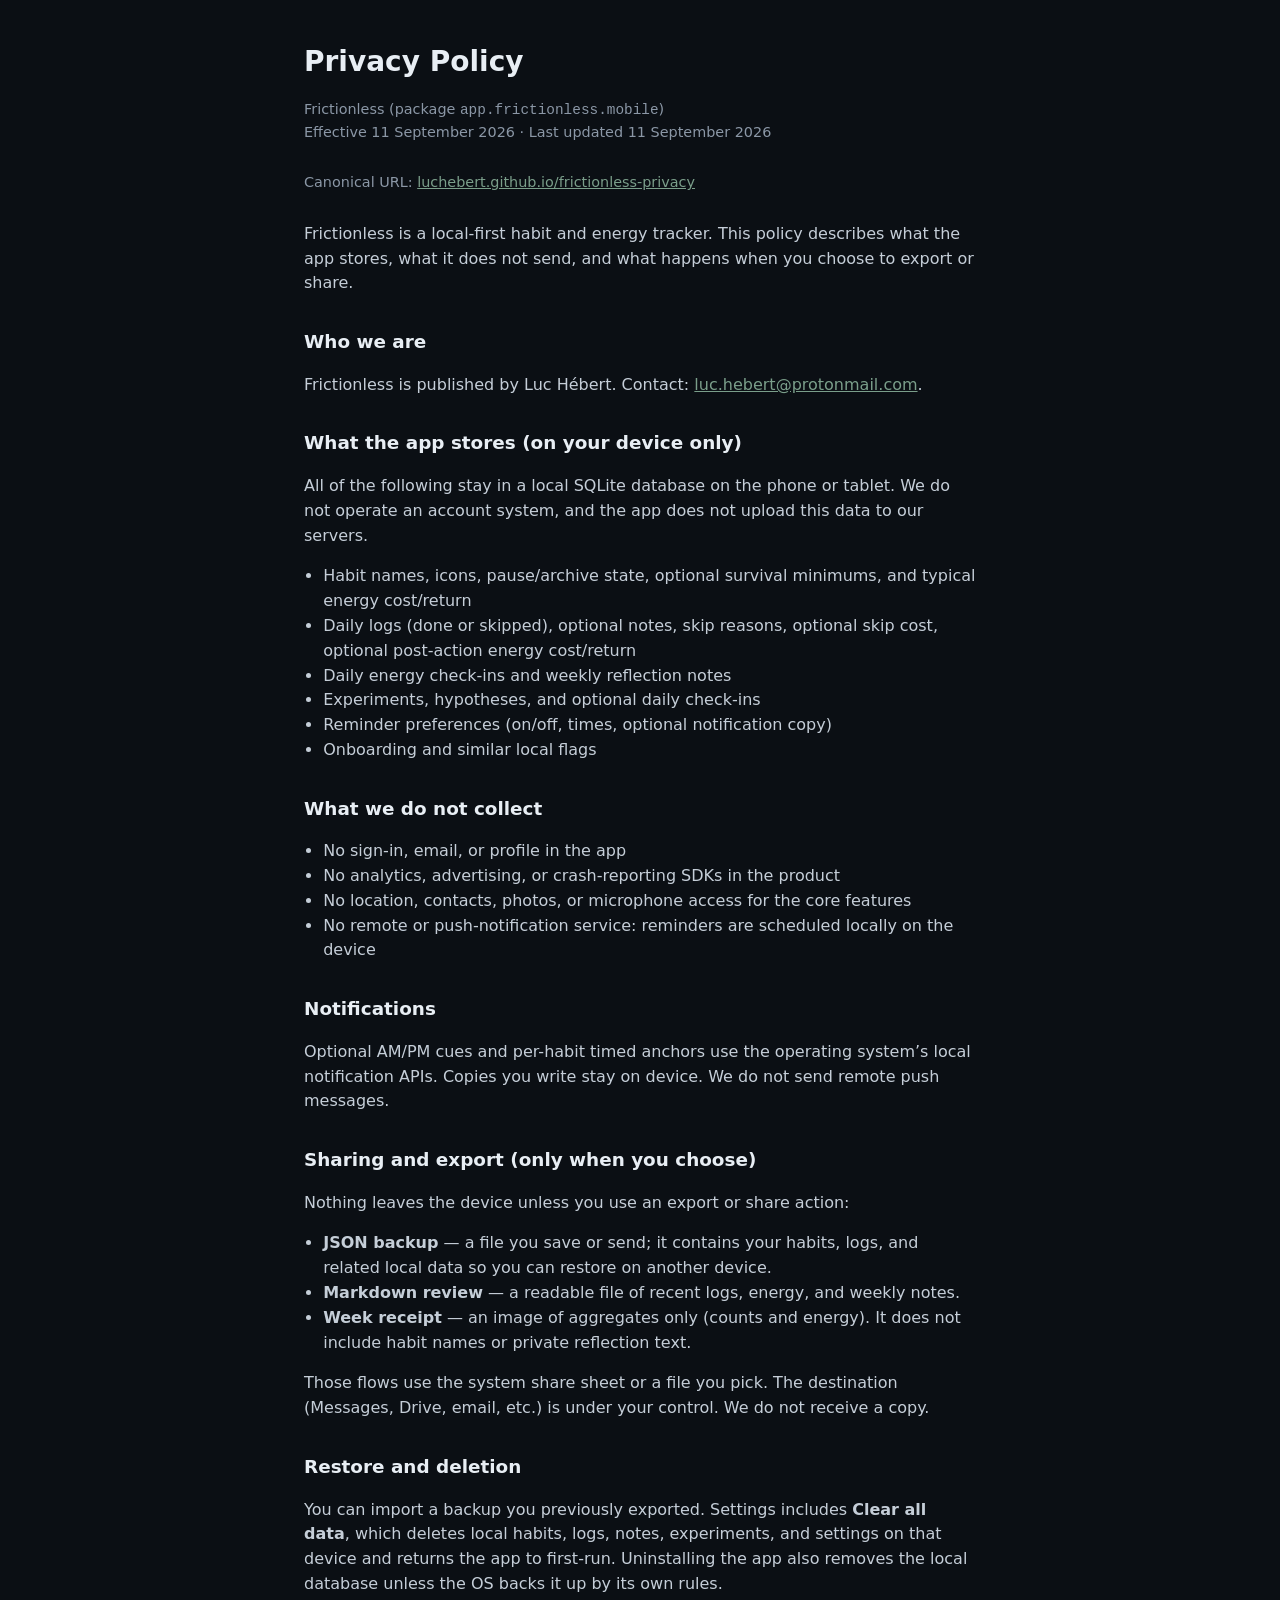
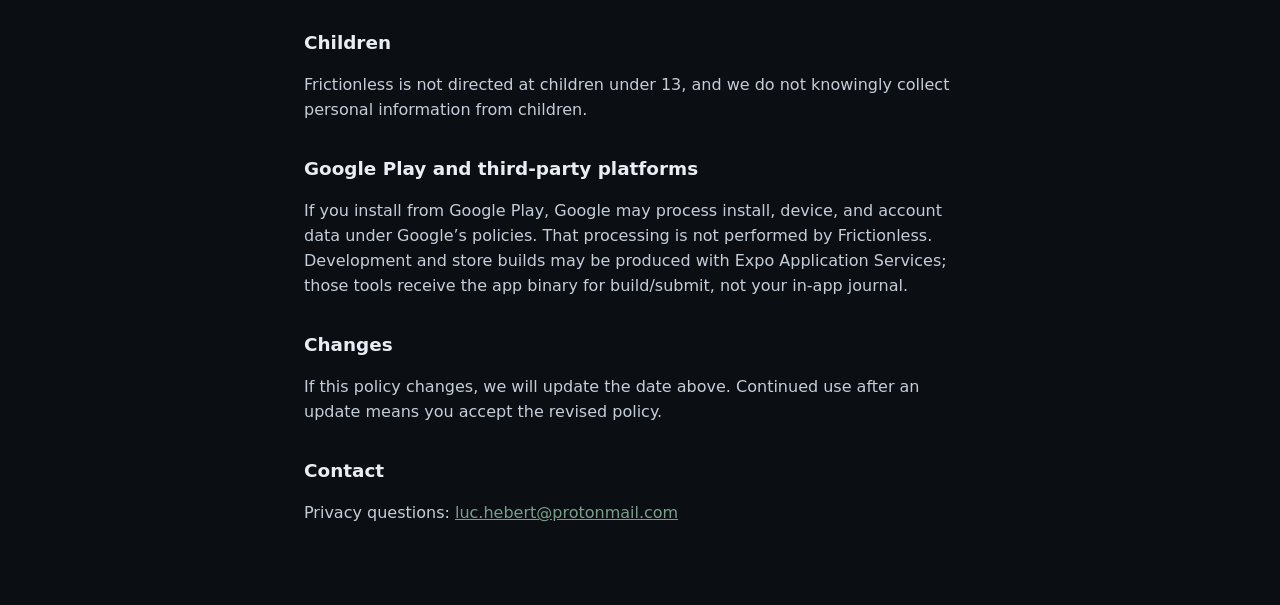
<file: index.html>
<!DOCTYPE html>
<html lang="en">
  <head>
    <meta charset="utf-8" />
    <meta name="viewport" content="width=device-width, initial-scale=1" />
    <title>Frictionless Privacy Policy</title>
    <style>
      :root {
        color-scheme: dark;
      }
      body {
        margin: 0;
        background: #0b0f14;
        color: #e8eef4;
        font-family: ui-sans-serif, system-ui, -apple-system, Segoe UI, sans-serif;
        line-height: 1.55;
      }
      main {
        max-width: 42rem;
        margin: 0 auto;
        padding: 2.5rem 1.25rem 4rem;
      }
      h1 {
        font-size: 1.75rem;
        font-weight: 600;
        margin: 0 0 0.35rem;
      }
      h2 {
        font-size: 1.15rem;
        font-weight: 600;
        margin: 2rem 0 0.6rem;
      }
      p,
      li {
        color: #c5ced8;
      }
      .meta {
        color: #8b97a6;
        font-size: 0.9rem;
        margin-bottom: 1.75rem;
      }
      a {
        color: #7a9e8a;
      }
      ul {
        padding-left: 1.2rem;
      }
    </style>
  </head>
  <body>
    <main>
      <h1>Privacy Policy</h1>
      <p class="meta">
        Frictionless (package <code>app.frictionless.mobile</code>)<br />
        Effective 11 September 2026 · Last updated 11 September 2026
      </p>
      <p class="meta">
        Canonical URL:
        <a href="https://luchebert.github.io/frictionless-privacy/">luchebert.github.io/frictionless-privacy</a>
      </p>

      <p>
        Frictionless is a local-first habit and energy tracker. This policy describes what the app
        stores, what it does not send, and what happens when you choose to export or share.
      </p>

      <h2>Who we are</h2>
      <p>
        Frictionless is published by Luc Hébert. Contact:
        <a href="mailto:luc.hebert@protonmail.com">luc.hebert@protonmail.com</a>.
      </p>

      <h2>What the app stores (on your device only)</h2>
      <p>
        All of the following stay in a local SQLite database on the phone or tablet. We do not
        operate an account system, and the app does not upload this data to our servers.
      </p>
      <ul>
        <li>Habit names, icons, pause/archive state, optional survival minimums, and typical energy cost/return</li>
        <li>Daily logs (done or skipped), optional notes, skip reasons, optional skip cost, optional post-action energy cost/return</li>
        <li>Daily energy check-ins and weekly reflection notes</li>
        <li>Experiments, hypotheses, and optional daily check-ins</li>
        <li>Reminder preferences (on/off, times, optional notification copy)</li>
        <li>Onboarding and similar local flags</li>
      </ul>

      <h2>What we do not collect</h2>
      <ul>
        <li>No sign-in, email, or profile in the app</li>
        <li>No analytics, advertising, or crash-reporting SDKs in the product</li>
        <li>No location, contacts, photos, or microphone access for the core features</li>
        <li>No remote or push-notification service: reminders are scheduled locally on the device</li>
      </ul>

      <h2>Notifications</h2>
      <p>
        Optional AM/PM cues and per-habit timed anchors use the operating system’s local
        notification APIs. Copies you write stay on device. We do not send remote push messages.
      </p>

      <h2>Sharing and export (only when you choose)</h2>
      <p>Nothing leaves the device unless you use an export or share action:</p>
      <ul>
        <li><strong>JSON backup</strong> — a file you save or send; it contains your habits, logs, and related local data so you can restore on another device.</li>
        <li><strong>Markdown review</strong> — a readable file of recent logs, energy, and weekly notes.</li>
        <li><strong>Week receipt</strong> — an image of aggregates only (counts and energy). It does not include habit names or private reflection text.</li>
      </ul>
      <p>
        Those flows use the system share sheet or a file you pick. The destination (Messages, Drive,
        email, etc.) is under your control. We do not receive a copy.
      </p>

      <h2>Restore and deletion</h2>
      <p>
        You can import a backup you previously exported. Settings includes <strong>Clear all data</strong>,
        which deletes local habits, logs, notes, experiments, and settings on that device and
        returns the app to first-run. Uninstalling the app also removes the local database unless
        the OS backs it up by its own rules.
      </p>

      <h2>Children</h2>
      <p>
        Frictionless is not directed at children under 13, and we do not knowingly collect personal
        information from children.
      </p>

      <h2>Google Play and third-party platforms</h2>
      <p>
        If you install from Google Play, Google may process install, device, and account data under
        Google’s policies. That processing is not performed by Frictionless. Development and store
        builds may be produced with Expo Application Services; those tools receive the app binary
        for build/submit, not your in-app journal.
      </p>

      <h2>Changes</h2>
      <p>
        If this policy changes, we will update the date above. Continued use after an update means
        you accept the revised policy.
      </p>

      <h2>Contact</h2>
      <p>
        Privacy questions:
        <a href="mailto:luc.hebert@protonmail.com">luc.hebert@protonmail.com</a>
      </p>
    </main>
  </body>
</html>
</file>
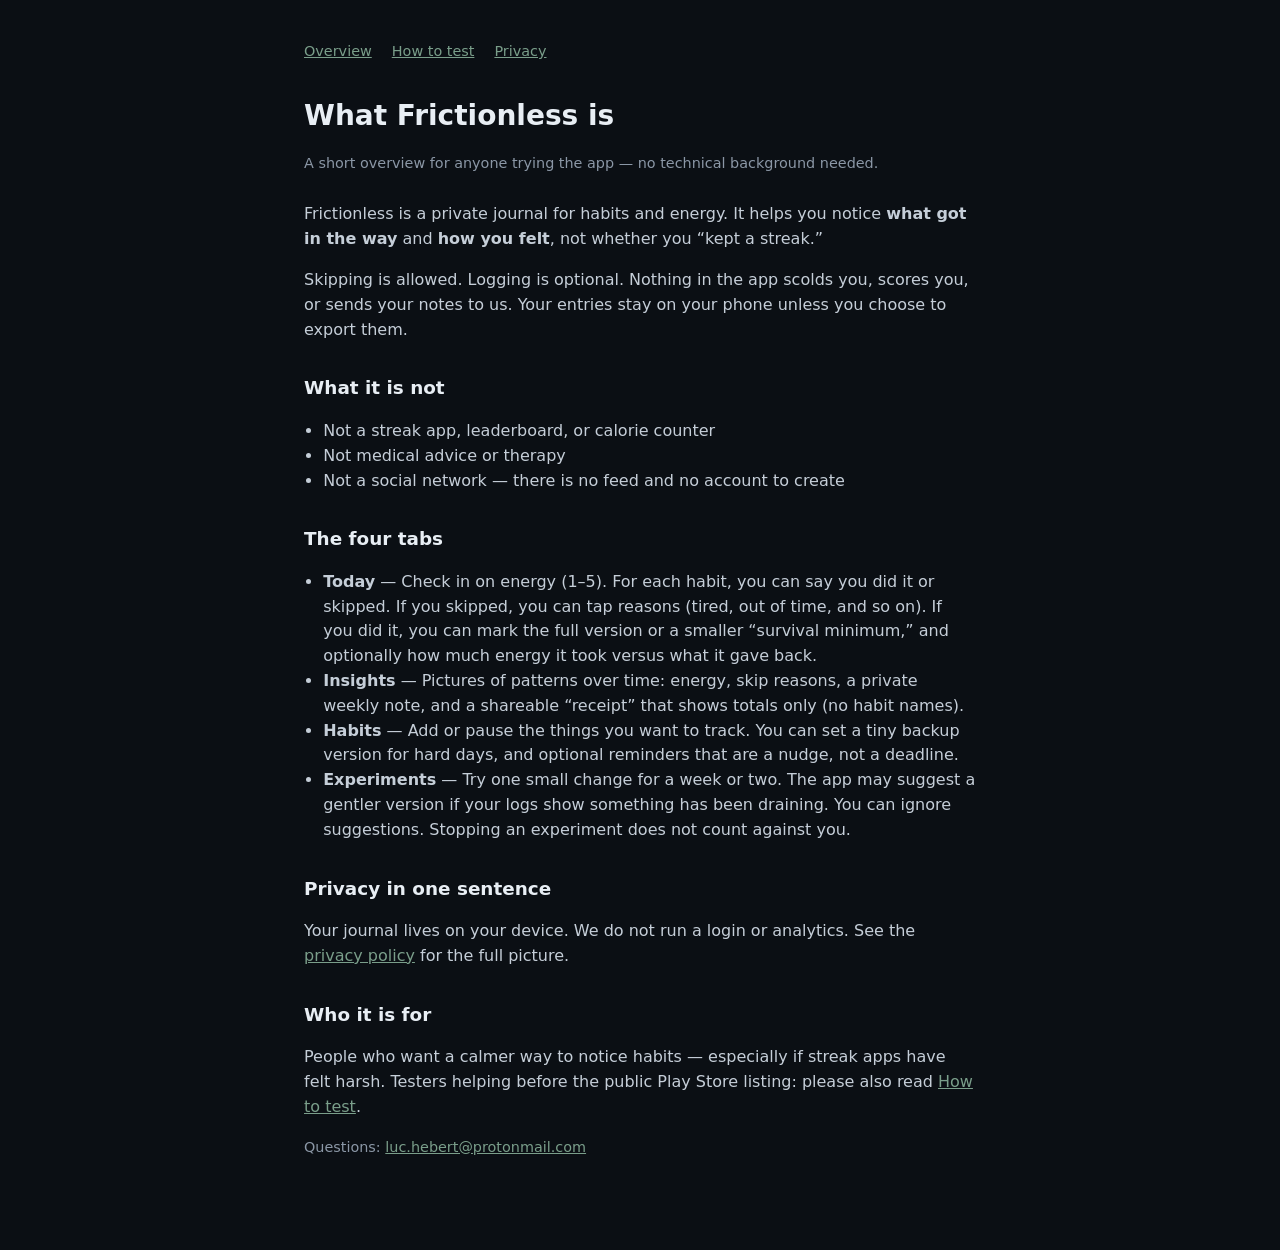
<file: overview.html>
<!DOCTYPE html>
<html lang="en">
  <head>
    <meta charset="utf-8" />
    <meta name="viewport" content="width=device-width, initial-scale=1" />
    <title>Frictionless — Product overview</title>
    <link rel="stylesheet" href="site.css" />
  </head>
  <body>
    <main>
      <nav>
        <a href="overview.html">Overview</a>
        <a href="testing.html">How to test</a>
        <a href="privacy.html">Privacy</a>
      </nav>
      <h1>What Frictionless is</h1>
      <p class="meta">A short overview for anyone trying the app — no technical background needed.</p>

      <p>
        Frictionless is a private journal for habits and energy. It helps you notice
        <strong>what got in the way</strong> and <strong>how you felt</strong>, not whether you
        “kept a streak.”
      </p>
      <p>
        Skipping is allowed. Logging is optional. Nothing in the app scolds you, scores you, or
        sends your notes to us. Your entries stay on your phone unless you choose to export them.
      </p>

      <h2>What it is not</h2>
      <ul>
        <li>Not a streak app, leaderboard, or calorie counter</li>
        <li>Not medical advice or therapy</li>
        <li>Not a social network — there is no feed and no account to create</li>
      </ul>

      <h2>The four tabs</h2>
      <ul>
        <li>
          <strong>Today</strong> — Check in on energy (1–5). For each habit, you can say you did it
          or skipped. If you skipped, you can tap reasons (tired, out of time, and so on). If you
          did it, you can mark the full version or a smaller “survival minimum,” and optionally how
          much energy it took versus what it gave back.
        </li>
        <li>
          <strong>Insights</strong> — Pictures of patterns over time: energy, skip reasons, a
          private weekly note, and a shareable “receipt” that shows totals only (no habit names).
        </li>
        <li>
          <strong>Habits</strong> — Add or pause the things you want to track. You can set a tiny
          backup version for hard days, and optional reminders that are a nudge, not a deadline.
        </li>
        <li>
          <strong>Experiments</strong> — Try one small change for a week or two. The app may
          suggest a gentler version if your logs show something has been draining. You can ignore
          suggestions. Stopping an experiment does not count against you.
        </li>
      </ul>

      <h2>Privacy in one sentence</h2>
      <p>
        Your journal lives on your device. We do not run a login or analytics. See the
        <a href="privacy.html">privacy policy</a> for the full picture.
      </p>

      <h2>Who it is for</h2>
      <p>
        People who want a calmer way to notice habits — especially if streak apps have felt harsh.
        Testers helping before the public Play Store listing: please also read
        <a href="testing.html">How to test</a>.
      </p>

      <p class="meta">
        Questions:
        <a href="mailto:luc.hebert@protonmail.com">luc.hebert@protonmail.com</a>
      </p>
    </main>
  </body>
</html>
</file>
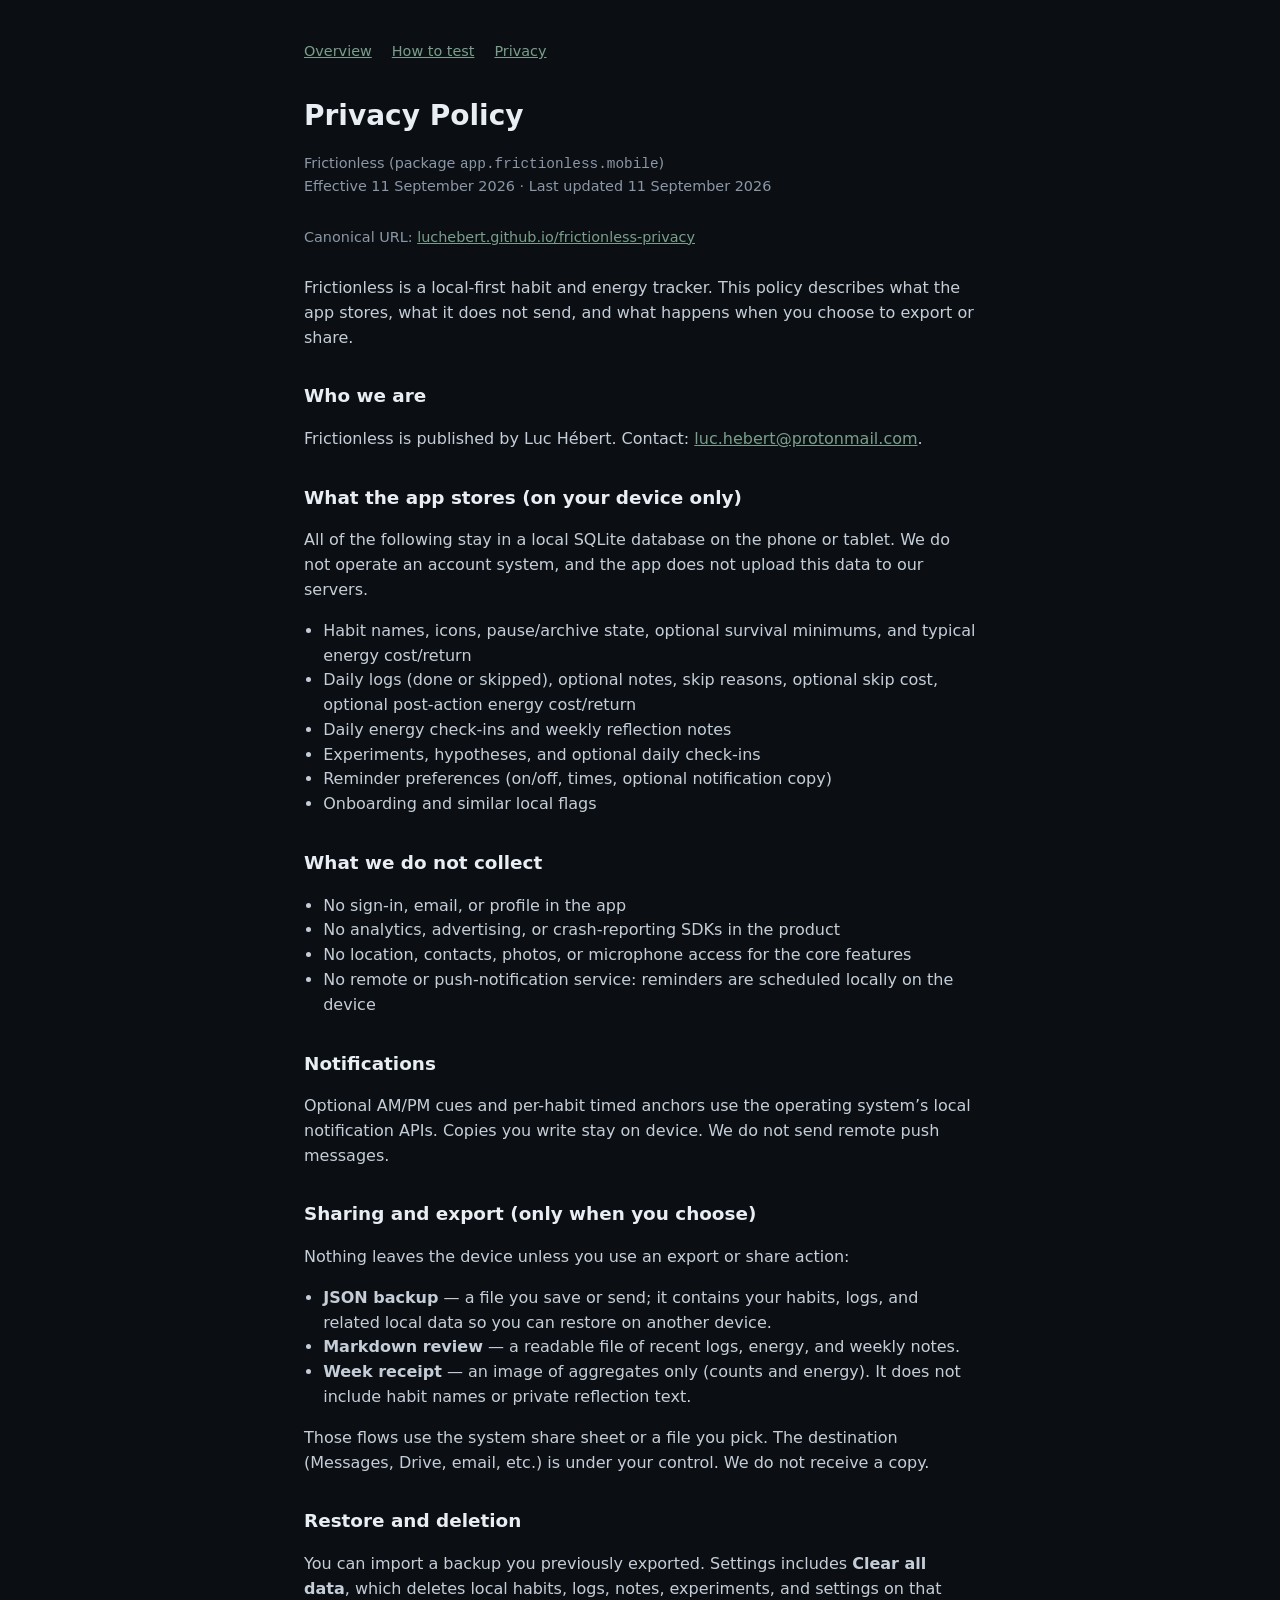
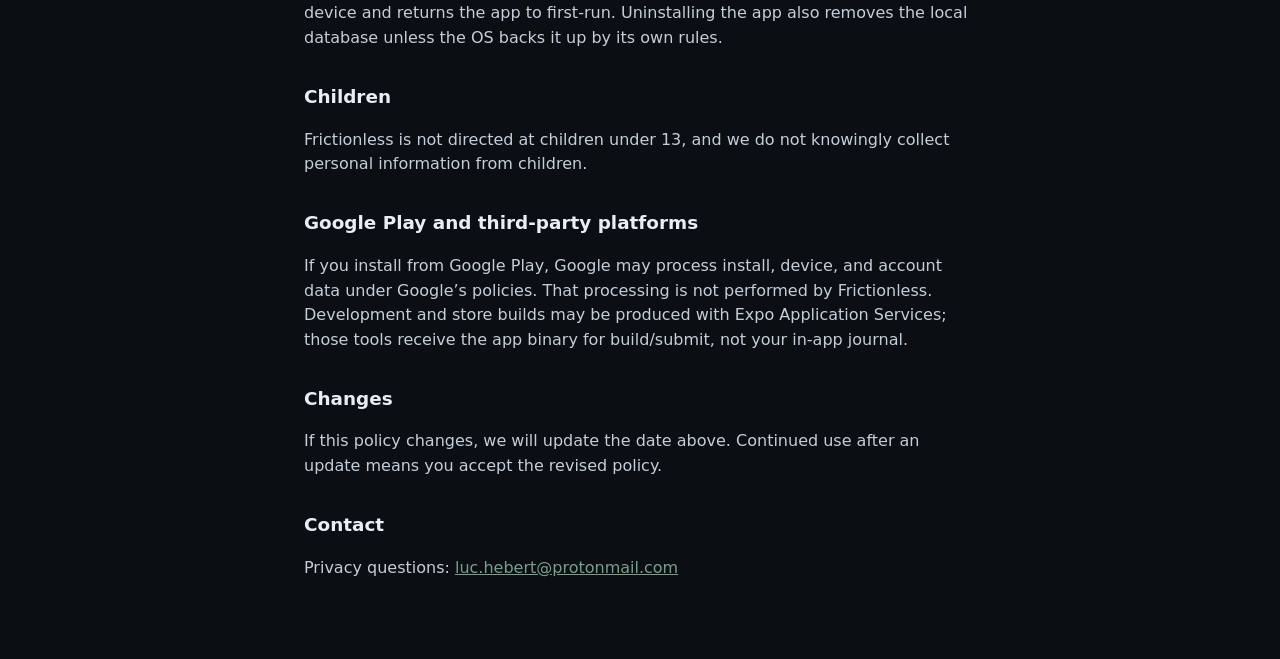
<file: privacy.html>
<!DOCTYPE html>
<html lang="en">
  <head>
    <meta charset="utf-8" />
    <meta name="viewport" content="width=device-width, initial-scale=1" />
    <title>Frictionless Privacy Policy</title>
    <link rel="stylesheet" href="site.css" />
  </head>
  <body>
    <main>
      <nav>
        <a href="overview.html">Overview</a>
        <a href="testing.html">How to test</a>
        <a href="privacy.html">Privacy</a>
      </nav>
      <h1>Privacy Policy</h1>
      <p class="meta">
        Frictionless (package <code>app.frictionless.mobile</code>)<br />
        Effective 11 September 2026 · Last updated 11 September 2026
      </p>
      <p class="meta">
        Canonical URL:
        <a href="https://luchebert.github.io/frictionless-privacy/">luchebert.github.io/frictionless-privacy</a>
      </p>

      <p>
        Frictionless is a local-first habit and energy tracker. This policy describes what the app
        stores, what it does not send, and what happens when you choose to export or share.
      </p>

      <h2>Who we are</h2>
      <p>
        Frictionless is published by Luc Hébert. Contact:
        <a href="mailto:luc.hebert@protonmail.com">luc.hebert@protonmail.com</a>.
      </p>

      <h2>What the app stores (on your device only)</h2>
      <p>
        All of the following stay in a local SQLite database on the phone or tablet. We do not
        operate an account system, and the app does not upload this data to our servers.
      </p>
      <ul>
        <li>Habit names, icons, pause/archive state, optional survival minimums, and typical energy cost/return</li>
        <li>Daily logs (done or skipped), optional notes, skip reasons, optional skip cost, optional post-action energy cost/return</li>
        <li>Daily energy check-ins and weekly reflection notes</li>
        <li>Experiments, hypotheses, and optional daily check-ins</li>
        <li>Reminder preferences (on/off, times, optional notification copy)</li>
        <li>Onboarding and similar local flags</li>
      </ul>

      <h2>What we do not collect</h2>
      <ul>
        <li>No sign-in, email, or profile in the app</li>
        <li>No analytics, advertising, or crash-reporting SDKs in the product</li>
        <li>No location, contacts, photos, or microphone access for the core features</li>
        <li>No remote or push-notification service: reminders are scheduled locally on the device</li>
      </ul>

      <h2>Notifications</h2>
      <p>
        Optional AM/PM cues and per-habit timed anchors use the operating system’s local
        notification APIs. Copies you write stay on device. We do not send remote push messages.
      </p>

      <h2>Sharing and export (only when you choose)</h2>
      <p>Nothing leaves the device unless you use an export or share action:</p>
      <ul>
        <li><strong>JSON backup</strong> — a file you save or send; it contains your habits, logs, and related local data so you can restore on another device.</li>
        <li><strong>Markdown review</strong> — a readable file of recent logs, energy, and weekly notes.</li>
        <li><strong>Week receipt</strong> — an image of aggregates only (counts and energy). It does not include habit names or private reflection text.</li>
      </ul>
      <p>
        Those flows use the system share sheet or a file you pick. The destination (Messages, Drive,
        email, etc.) is under your control. We do not receive a copy.
      </p>

      <h2>Restore and deletion</h2>
      <p>
        You can import a backup you previously exported. Settings includes <strong>Clear all data</strong>,
        which deletes local habits, logs, notes, experiments, and settings on that device and
        returns the app to first-run. Uninstalling the app also removes the local database unless
        the OS backs it up by its own rules.
      </p>

      <h2>Children</h2>
      <p>
        Frictionless is not directed at children under 13, and we do not knowingly collect personal
        information from children.
      </p>

      <h2>Google Play and third-party platforms</h2>
      <p>
        If you install from Google Play, Google may process install, device, and account data under
        Google’s policies. That processing is not performed by Frictionless. Development and store
        builds may be produced with Expo Application Services; those tools receive the app binary
        for build/submit, not your in-app journal.
      </p>

      <h2>Changes</h2>
      <p>
        If this policy changes, we will update the date above. Continued use after an update means
        you accept the revised policy.
      </p>

      <h2>Contact</h2>
      <p>
        Privacy questions:
        <a href="mailto:luc.hebert@protonmail.com">luc.hebert@protonmail.com</a>
      </p>
    </main>
  </body>
</html>
</file>
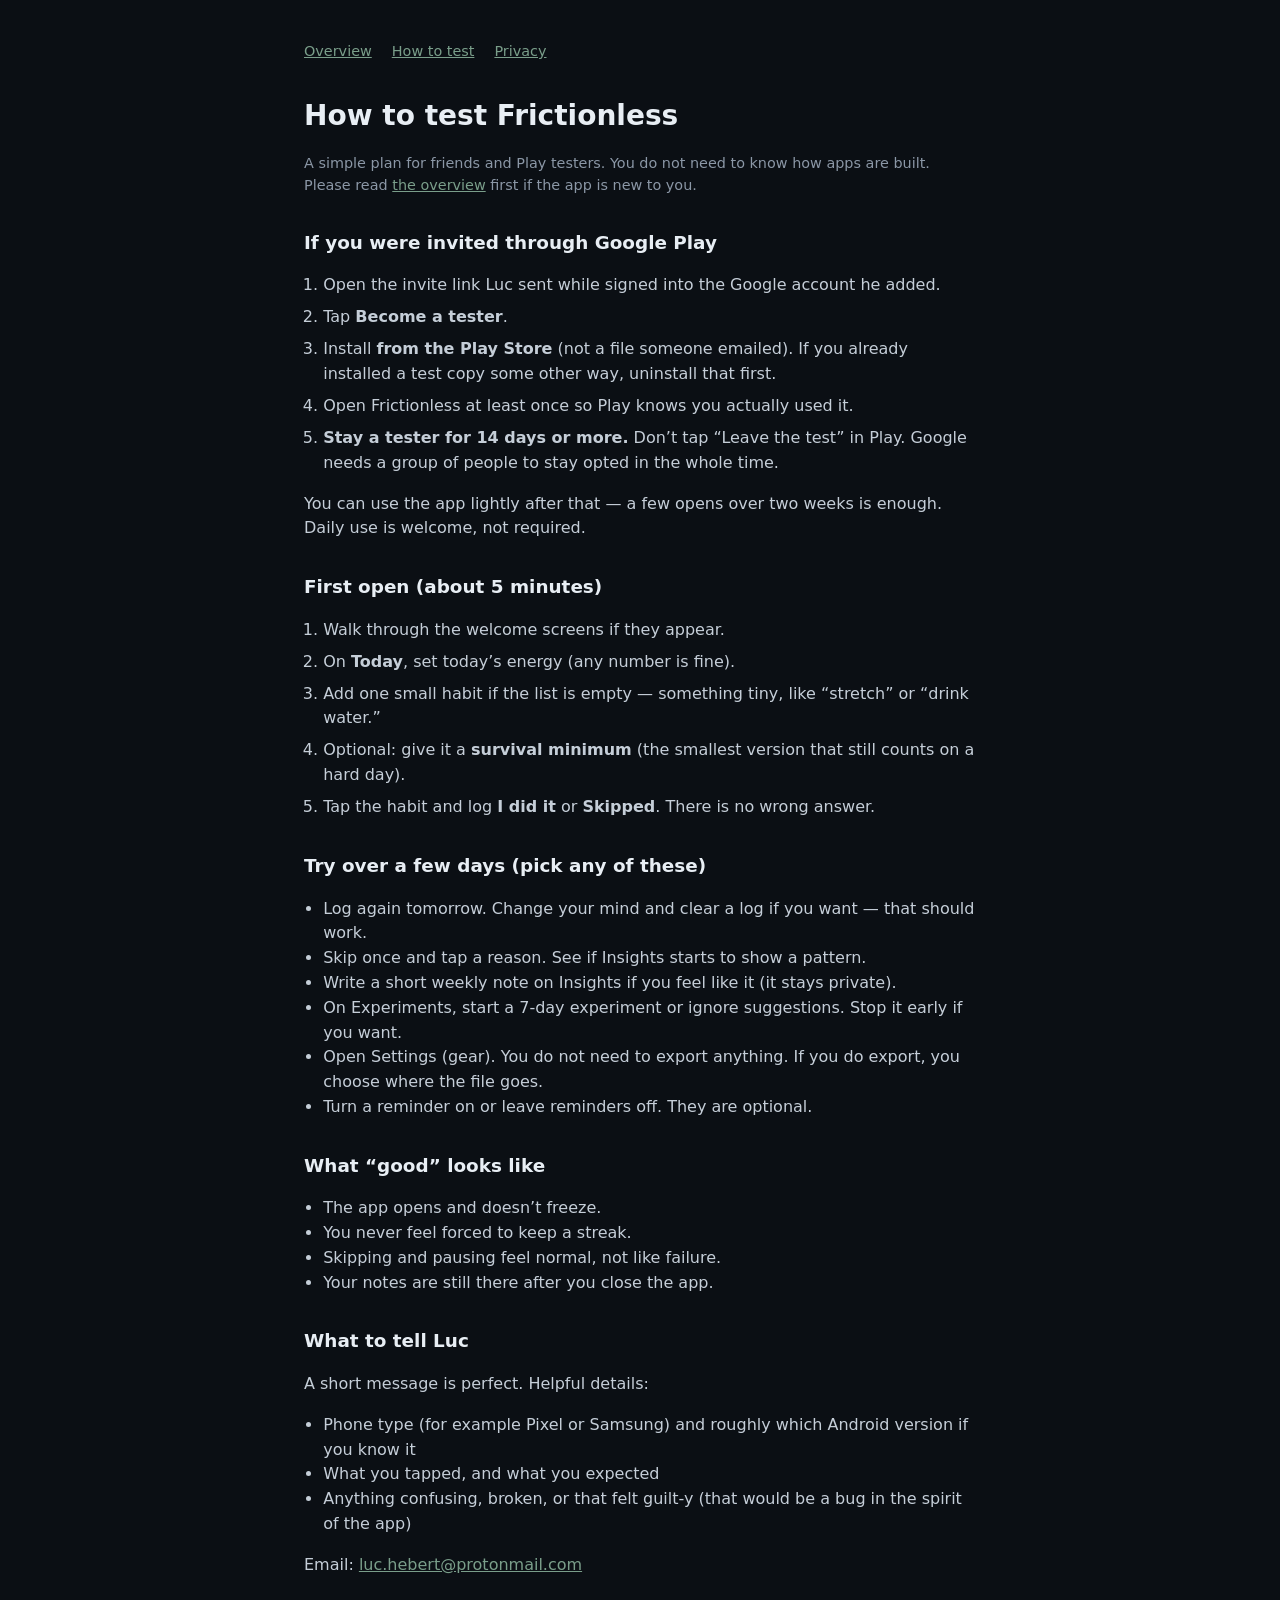
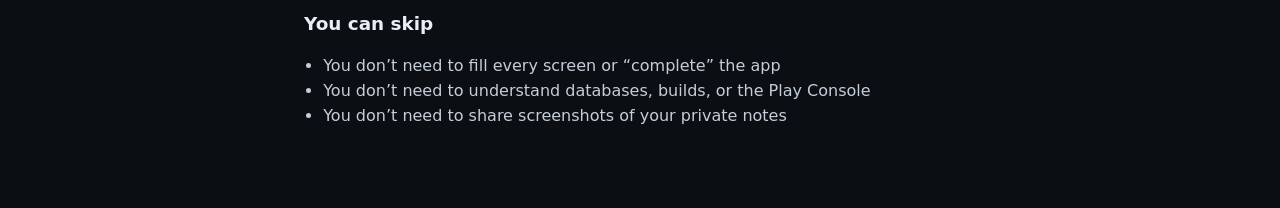
<file: testing.html>
<!DOCTYPE html>
<html lang="en">
  <head>
    <meta charset="utf-8" />
    <meta name="viewport" content="width=device-width, initial-scale=1" />
    <title>Frictionless — How to test</title>
    <link rel="stylesheet" href="site.css" />
  </head>
  <body>
    <main>
      <nav>
        <a href="overview.html">Overview</a>
        <a href="testing.html">How to test</a>
        <a href="privacy.html">Privacy</a>
      </nav>
      <h1>How to test Frictionless</h1>
      <p class="meta">
        A simple plan for friends and Play testers. You do not need to know how apps are built.
        Please read <a href="overview.html">the overview</a> first if the app is new to you.
      </p>

      <h2>If you were invited through Google Play</h2>
      <ol>
        <li>Open the invite link Luc sent while signed into the Google account he added.</li>
        <li>Tap <strong>Become a tester</strong>.</li>
        <li>
          Install <strong>from the Play Store</strong> (not a file someone emailed). If you already
          installed a test copy some other way, uninstall that first.
        </li>
        <li>Open Frictionless at least once so Play knows you actually used it.</li>
        <li>
          <strong>Stay a tester for 14 days or more.</strong> Don’t tap “Leave the test” in Play.
          Google needs a group of people to stay opted in the whole time.
        </li>
      </ol>
      <p>
        You can use the app lightly after that — a few opens over two weeks is enough. Daily use is
        welcome, not required.
      </p>

      <h2>First open (about 5 minutes)</h2>
      <ol>
        <li>Walk through the welcome screens if they appear.</li>
        <li>On <strong>Today</strong>, set today’s energy (any number is fine).</li>
        <li>Add one small habit if the list is empty — something tiny, like “stretch” or “drink water.”</li>
        <li>Optional: give it a <strong>survival minimum</strong> (the smallest version that still counts on a hard day).</li>
        <li>Tap the habit and log <strong>I did it</strong> or <strong>Skipped</strong>. There is no wrong answer.</li>
      </ol>

      <h2>Try over a few days (pick any of these)</h2>
      <ul>
        <li>Log again tomorrow. Change your mind and clear a log if you want — that should work.</li>
        <li>Skip once and tap a reason. See if Insights starts to show a pattern.</li>
        <li>Write a short weekly note on Insights if you feel like it (it stays private).</li>
        <li>On Experiments, start a 7-day experiment or ignore suggestions. Stop it early if you want.</li>
        <li>Open Settings (gear). You do not need to export anything. If you do export, you choose where the file goes.</li>
        <li>Turn a reminder on or leave reminders off. They are optional.</li>
      </ul>

      <h2>What “good” looks like</h2>
      <ul>
        <li>The app opens and doesn’t freeze.</li>
        <li>You never feel forced to keep a streak.</li>
        <li>Skipping and pausing feel normal, not like failure.</li>
        <li>Your notes are still there after you close the app.</li>
      </ul>

      <h2>What to tell Luc</h2>
      <p>A short message is perfect. Helpful details:</p>
      <ul>
        <li>Phone type (for example Pixel or Samsung) and roughly which Android version if you know it</li>
        <li>What you tapped, and what you expected</li>
        <li>Anything confusing, broken, or that felt guilt-y (that would be a bug in the spirit of the app)</li>
      </ul>
      <p>
        Email:
        <a href="mailto:luc.hebert@protonmail.com">luc.hebert@protonmail.com</a>
      </p>

      <h2>You can skip</h2>
      <ul>
        <li>You don’t need to fill every screen or “complete” the app</li>
        <li>You don’t need to understand databases, builds, or the Play Console</li>
        <li>You don’t need to share screenshots of your private notes</li>
      </ul>
    </main>
  </body>
</html>
</file>
<file: site.css>
:root {
  color-scheme: dark;
}
body {
  margin: 0;
  background: #0b0f14;
  color: #e8eef4;
  font-family: ui-sans-serif, system-ui, -apple-system, Segoe UI, sans-serif;
  line-height: 1.55;
}
main {
  max-width: 42rem;
  margin: 0 auto;
  padding: 2.5rem 1.25rem 4rem;
}
nav {
  display: flex;
  flex-wrap: wrap;
  gap: 0.75rem 1.25rem;
  margin-bottom: 2rem;
  font-size: 0.9rem;
}
h1 {
  font-size: 1.75rem;
  font-weight: 600;
  margin: 0 0 0.35rem;
}
h2 {
  font-size: 1.15rem;
  font-weight: 600;
  margin: 2rem 0 0.6rem;
}
p,
li {
  color: #c5ced8;
}
.meta {
  color: #8b97a6;
  font-size: 0.9rem;
  margin-bottom: 1.75rem;
}
a {
  color: #7a9e8a;
}
ul,
ol {
  padding-left: 1.2rem;
}
ol li {
  margin-bottom: 0.45rem;
}
</file>
